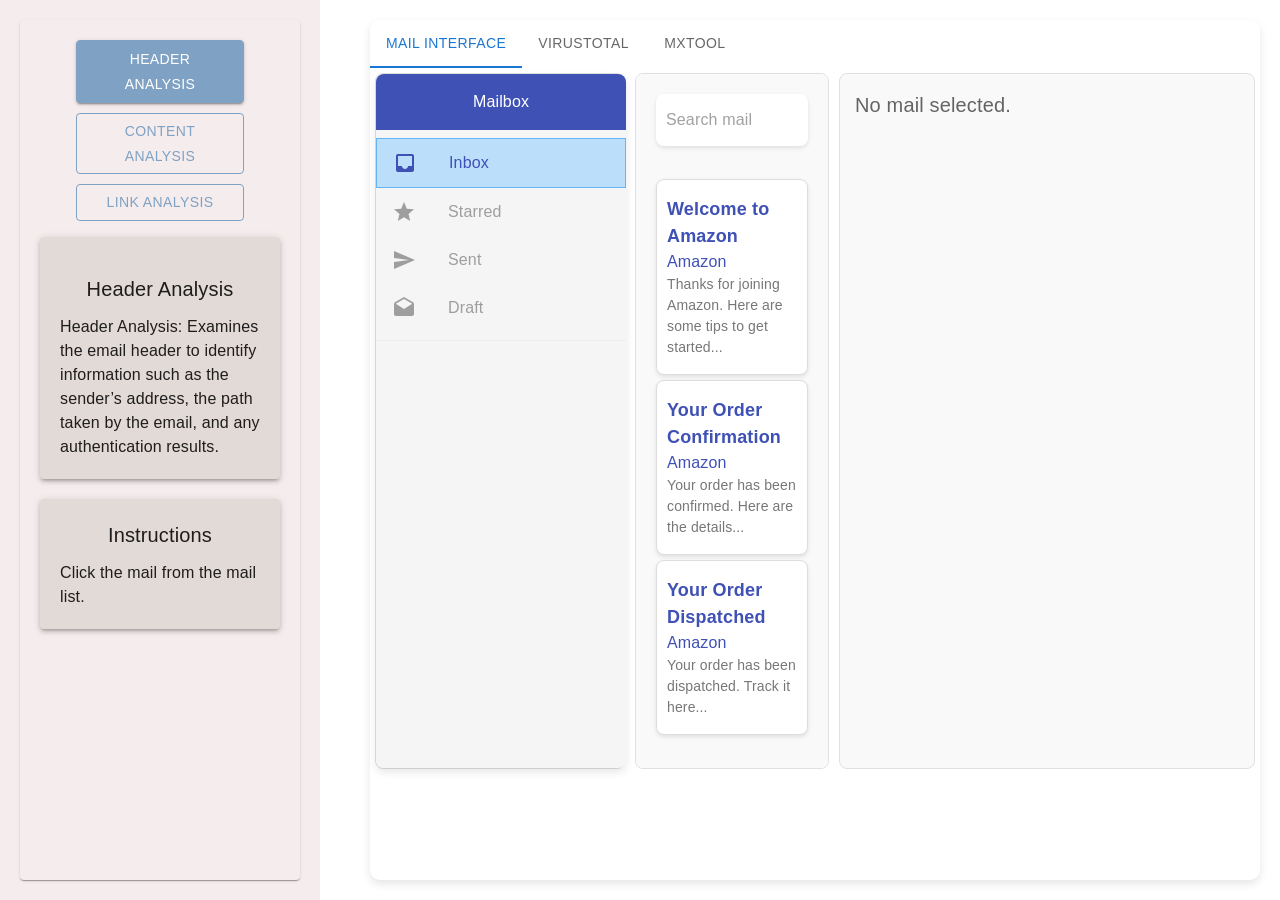
<file: simulation/index.html>
<!doctype html>
<html lang="en">
  <head>
    <meta charset="UTF-8" />
    <link rel="icon" type="image/svg+xml" href="/vite.svg" />
    <meta name="viewport" content="width=device-width, initial-scale=1.0" />
    <link href="https://cdn.jsdelivr.net/npm/bootstrap@5.3.3/dist/css/bootstrap.min.css" rel="stylesheet" integrity="sha384-QWTKZyjpPEjISv5WaRU9OFeRpok6YctnYmDr5pNlyT2bRjXh0JMhjY6hW+ALEwIH" crossorigin="anonymous">
    <script src="https://cdn.jsdelivr.net/npm/bootstrap@5.3.3/dist/js/bootstrap.bundle.min.js" integrity="sha384-YvpcrYf0tY3lHB60NNkmXc5s9fDVZLESaAA55NDzOxhy9GkcIdslK1eN7N6jIeHz" crossorigin="anonymous"></script>
    <title>Vite + React</title>
    <script type="module" crossorigin src="js/index-D35UEgLj.js"></script>
    <link rel="stylesheet" crossorigin href="css/index-CoF-zu5q.css">
  </head>
  <body>
    <div id="root"></div>
  <script src="../assets/js/iframeResize.js"></script>
        
        </body>
</html>
</file>
<file: simulation/css/index-CoF-zu5q.css>
.app-container{display:flex;height:100vh;width:100%}.instructions-container{width:25%;padding:20px;background-color:#f5eded;height:100vh;overflow-y:auto}.main-content{flex:1;box-shadow:0 4px 8px #0000001a;border-radius:10px;overflow:hidden;margin:20px 20px 20px 50px;overflow-y:auto}.mail-interface-container{display:flex;flex-direction:row;height:100%}.sidebar-container{width:250px;flex-shrink:0;border:1px solid #e0e0e0;border-radius:8px;margin:5px}.mail-list-container{flex:1;max-width:400px;margin:5px;border:1px solid #e0e0e0;border-radius:8px;background-color:#fff}.mail-details-container{flex:2;padding:15px;background-color:#f9f9f9;margin:5px;border:1px solid #e0e0e0;border-radius:8px}@media (max-width: 768px){.app-container{flex-direction:column}.instructions-container{width:100%;height:auto;margin-bottom:20px}.main-content{margin:10px}.mail-interface-container{flex-direction:column}.sidebar-container{width:100%;position:absolute;z-index:1000;transform:translate(-100%);transition:transform .3s ease-in-out;height:100vh}.sidebar-container.open{transform:translate(0)}.mail-list-container{max-width:100%;margin:0}.mail-details-container{padding:10px;margin:0}}
</file>
<file: experiment/simulation/css/index-CoF-zu5q.css>
.app-container{display:flex;height:100vh;width:100%}.instructions-container{width:25%;padding:20px;background-color:#f5eded;height:100vh;overflow-y:auto}.main-content{flex:1;box-shadow:0 4px 8px #0000001a;border-radius:10px;overflow:hidden;margin:20px 20px 20px 50px;overflow-y:auto}.mail-interface-container{display:flex;flex-direction:row;height:100%}.sidebar-container{width:250px;flex-shrink:0;border:1px solid #e0e0e0;border-radius:8px;margin:5px}.mail-list-container{flex:1;max-width:400px;margin:5px;border:1px solid #e0e0e0;border-radius:8px;background-color:#fff}.mail-details-container{flex:2;padding:15px;background-color:#f9f9f9;margin:5px;border:1px solid #e0e0e0;border-radius:8px}@media (max-width: 768px){.app-container{flex-direction:column}.instructions-container{width:100%;height:auto;margin-bottom:20px}.main-content{margin:10px}.mail-interface-container{flex-direction:column}.sidebar-container{width:100%;position:absolute;z-index:1000;transform:translate(-100%);transition:transform .3s ease-in-out;height:100vh}.sidebar-container.open{transform:translate(0)}.mail-list-container{max-width:100%;margin:0}.mail-details-container{padding:10px;margin:0}}
</file>
